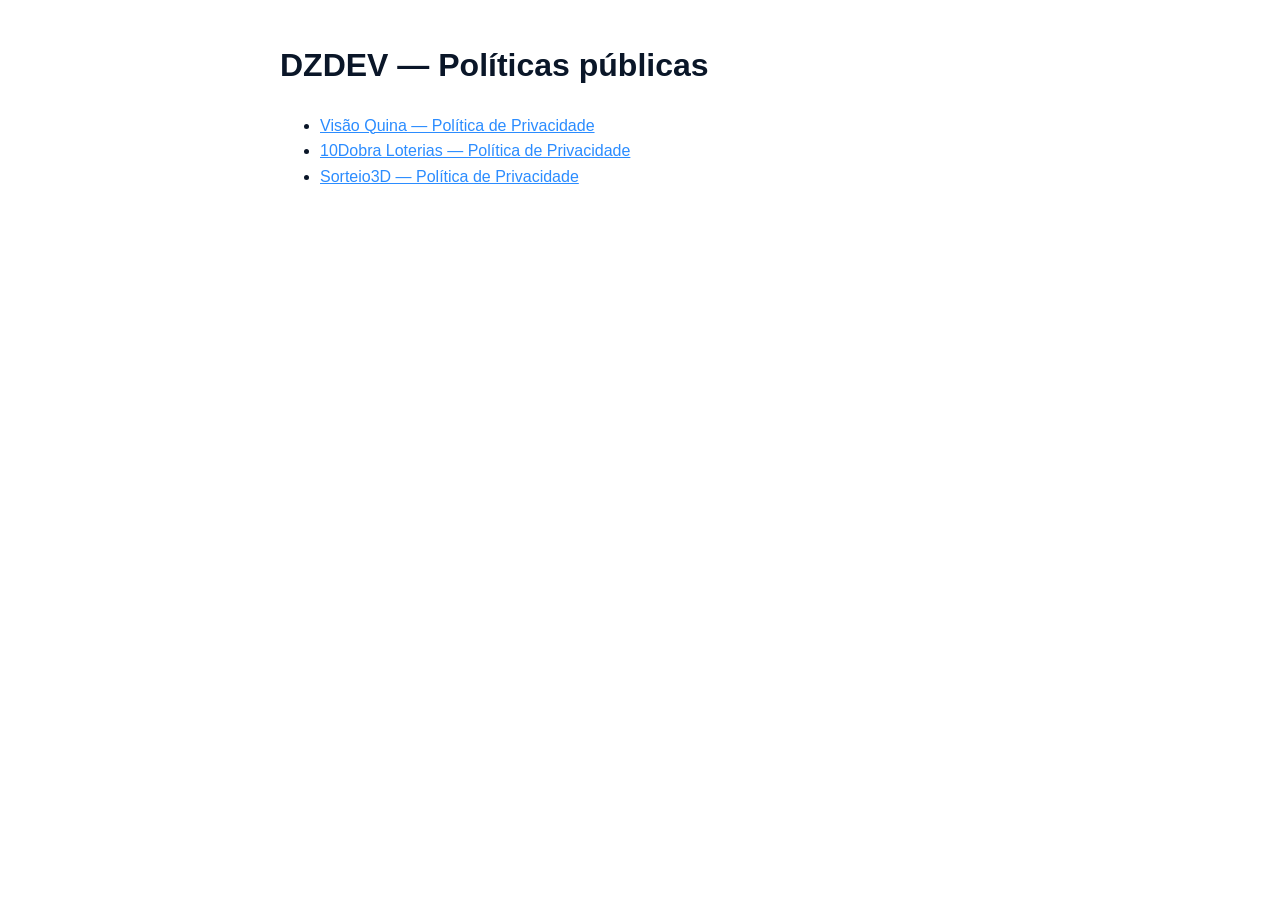
<file: index.html>
<!DOCTYPE html>
<html lang="pt-BR">
<head>
  <meta charset="utf-8">
  <meta name="viewport" content="width=device-width, initial-scale=1">
  <title>DZDEV — Políticas públicas</title>
  <style>
    body {
      font-family: Inter, Segoe UI, Roboto, Helvetica, Arial, sans-serif;
      max-width: 720px;
      margin: 40px auto;
      padding: 0 20px;
      line-height: 1.6;
      color: #0a1628;
    }
    a { color: #2b8cff; }
  </style>
</head>
<body>
  <h1>DZDEV — Políticas públicas</h1>
  <ul>
    <li><a href="visao-quina/privacy-policy.html">Visão Quina — Política de Privacidade</a></li>
    <li><a href="10dobra-loterias/privacy-policy.html">10Dobra Loterias — Política de Privacidade</a></li>
    <li><a href="sorteio3d/privacy-policy.html">Sorteio3D — Política de Privacidade</a></li>
  </ul>
</body>
</html>
</file>
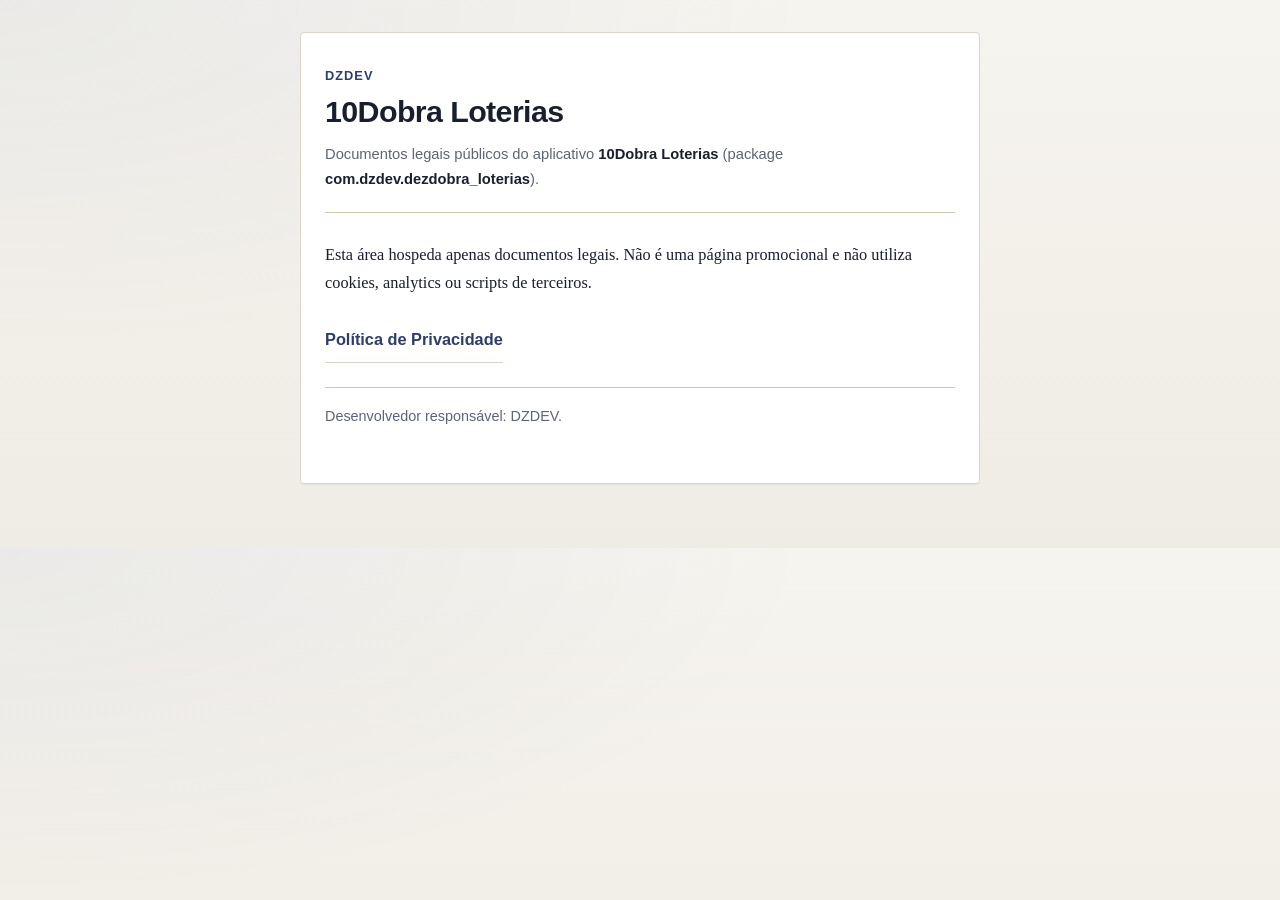
<file: 10dobra-loterias/index.html>
<!DOCTYPE html>
<html lang="pt-BR">
<head>
  <meta charset="utf-8">
  <meta name="viewport" content="width=device-width, initial-scale=1">
  <title>10Dobra Loterias — Documentos legais</title>
  <meta name="description" content="Documentos legais públicos do aplicativo 10Dobra Loterias, desenvolvido pela DZDEV.">
  <link rel="stylesheet" href="styles.css">
</head>
<body>
  <main>
    <article class="page">
      <header>
        <p class="brand">DZDEV</p>
        <h1>10Dobra Loterias</h1>
        <p class="meta">
          Documentos legais públicos do aplicativo
          <strong>10Dobra Loterias</strong>
          (package <strong>com.dzdev.dezdobra_loterias</strong>).
        </p>
      </header>

      <p>
        Esta área hospeda apenas documentos legais. Não é uma página promocional
        e não utiliza cookies, analytics ou scripts de terceiros.
      </p>

      <ul class="hub-list">
        <li>
          <a href="privacy-policy.html">Política de Privacidade</a>
        </li>
      </ul>

      <p class="note">
        Desenvolvedor responsável: DZDEV.
      </p>
    </article>
  </main>
</body>
</html>
</file>
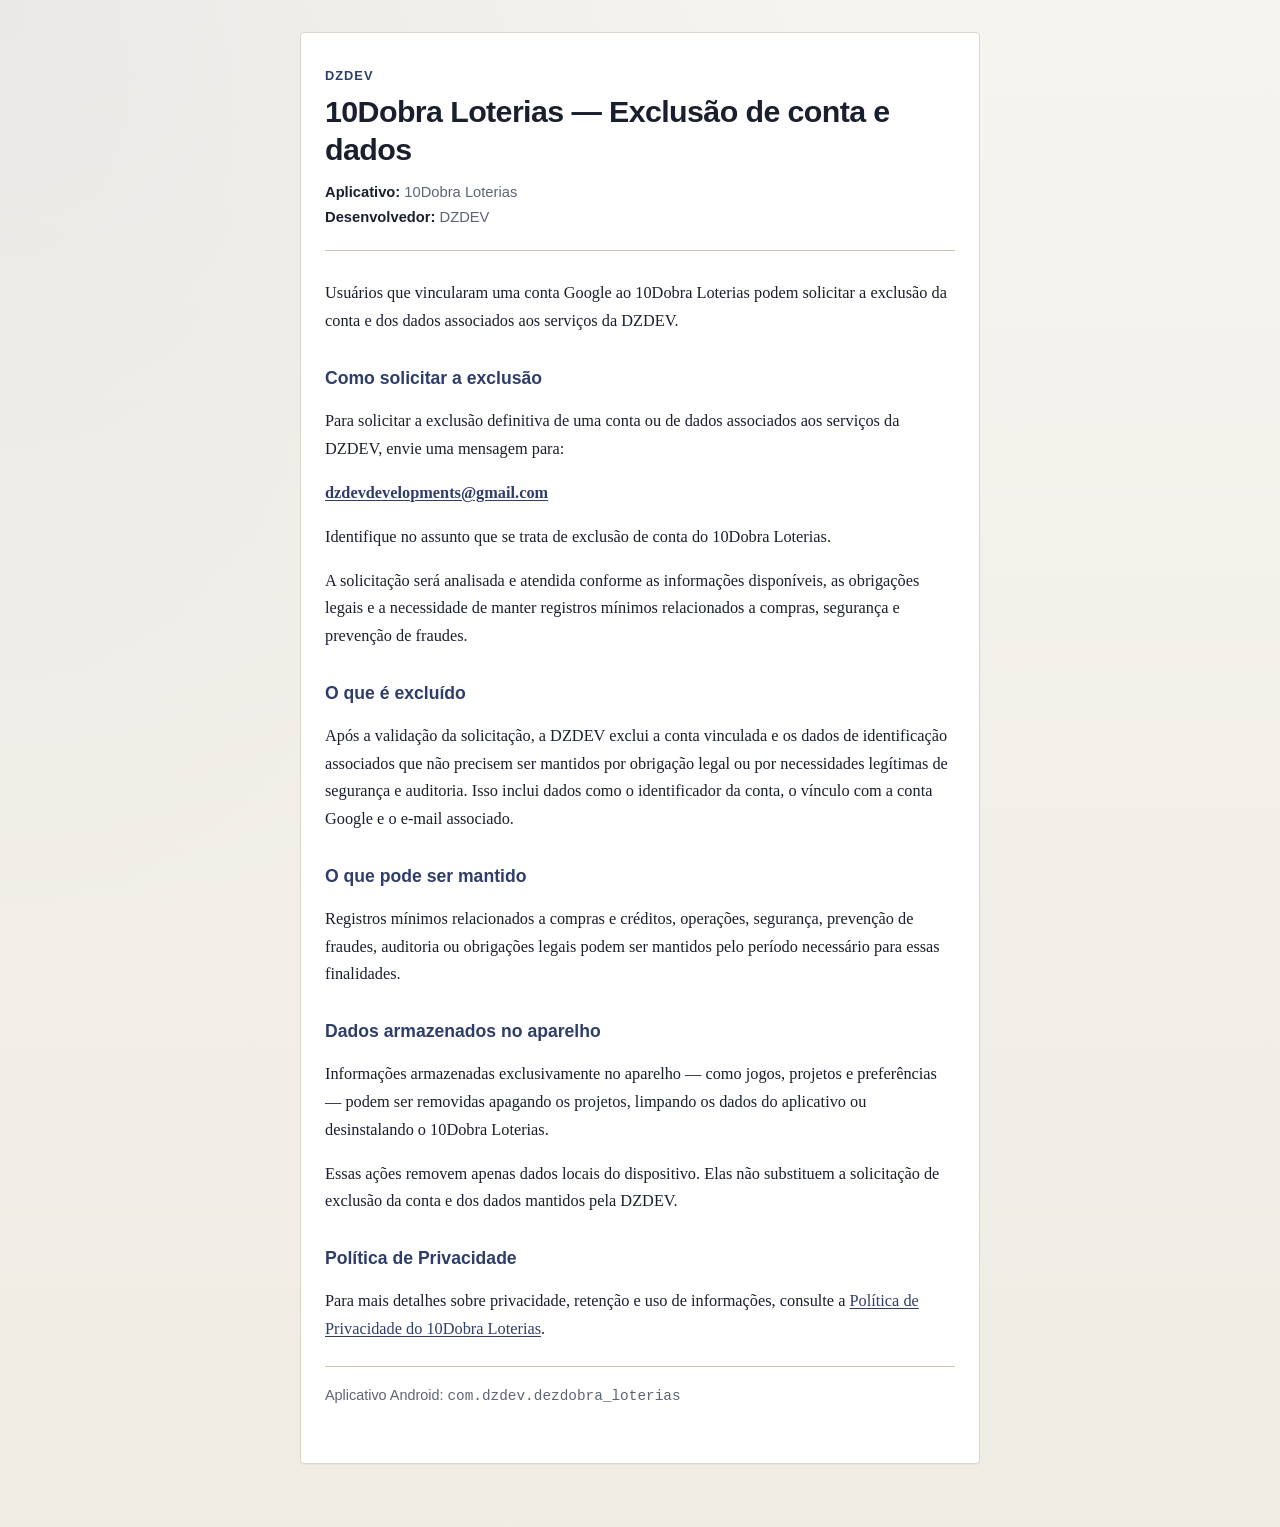
<file: 10dobra-loterias/delete-account.html>
<!DOCTYPE html>
<html lang="pt-BR">
<head>
  <meta charset="utf-8">
  <meta name="viewport" content="width=device-width, initial-scale=1">
  <title>10Dobra Loterias — Exclusão de conta e dados</title>
  <meta name="description" content="Como solicitar a exclusão de conta e dados do aplicativo 10Dobra Loterias, desenvolvido pela DZDEV.">
  <link rel="stylesheet" href="styles.css">
</head>
<body>
  <main>
    <article class="page">
      <header>
        <p class="brand">DZDEV</p>
        <h1>10Dobra Loterias — Exclusão de conta e dados</h1>
        <p class="meta">
          <strong>Aplicativo:</strong> 10Dobra Loterias<br>
          <strong>Desenvolvedor:</strong> DZDEV
        </p>
      </header>

      <p>
        Usuários que vincularam uma conta Google ao 10Dobra Loterias podem
        solicitar a exclusão da conta e dos dados associados aos serviços da
        DZDEV.
      </p>

      <h2>Como solicitar a exclusão</h2>
      <p>
        Para solicitar a exclusão definitiva de uma conta ou de dados associados
        aos serviços da DZDEV, envie uma mensagem para:
      </p>
      <p>
        <a href="mailto:dzdevdevelopments@gmail.com?subject=Exclusao%20de%20conta%20-%2010Dobra%20Loterias"><strong>dzdevdevelopments@gmail.com</strong></a>
      </p>
      <p>
        Identifique no assunto que se trata de exclusão de conta do
        10Dobra Loterias.
      </p>
      <p>
        A solicitação será analisada e atendida conforme as informações
        disponíveis, as obrigações legais e a necessidade de manter registros
        mínimos relacionados a compras, segurança e prevenção de fraudes.
      </p>

      <h2>O que é excluído</h2>
      <p>
        Após a validação da solicitação, a DZDEV exclui a conta vinculada e os
        dados de identificação associados que não precisem ser mantidos por
        obrigação legal ou por necessidades legítimas de segurança e auditoria.
        Isso inclui dados como o identificador da conta, o vínculo com a conta
        Google e o e-mail associado.
      </p>

      <h2>O que pode ser mantido</h2>
      <p>
        Registros mínimos relacionados a compras e créditos, operações,
        segurança, prevenção de fraudes, auditoria ou obrigações legais podem
        ser mantidos pelo período necessário para essas finalidades.
      </p>

      <h2>Dados armazenados no aparelho</h2>
      <p>
        Informações armazenadas exclusivamente no aparelho — como jogos,
        projetos e preferências — podem ser removidas apagando os projetos,
        limpando os dados do aplicativo ou desinstalando o 10Dobra Loterias.
      </p>
      <p>
        Essas ações removem apenas dados locais do dispositivo. Elas não
        substituem a solicitação de exclusão da conta e dos dados mantidos pela
        DZDEV.
      </p>

      <h2>Política de Privacidade</h2>
      <p>
        Para mais detalhes sobre privacidade, retenção e uso de informações,
        consulte a
        <a href="privacy-policy.html">Política de Privacidade do 10Dobra Loterias</a>.
      </p>

      <p class="note">
        Aplicativo Android: <code>com.dzdev.dezdobra_loterias</code>
      </p>
    </article>
  </main>
</body>
</html>
</file>
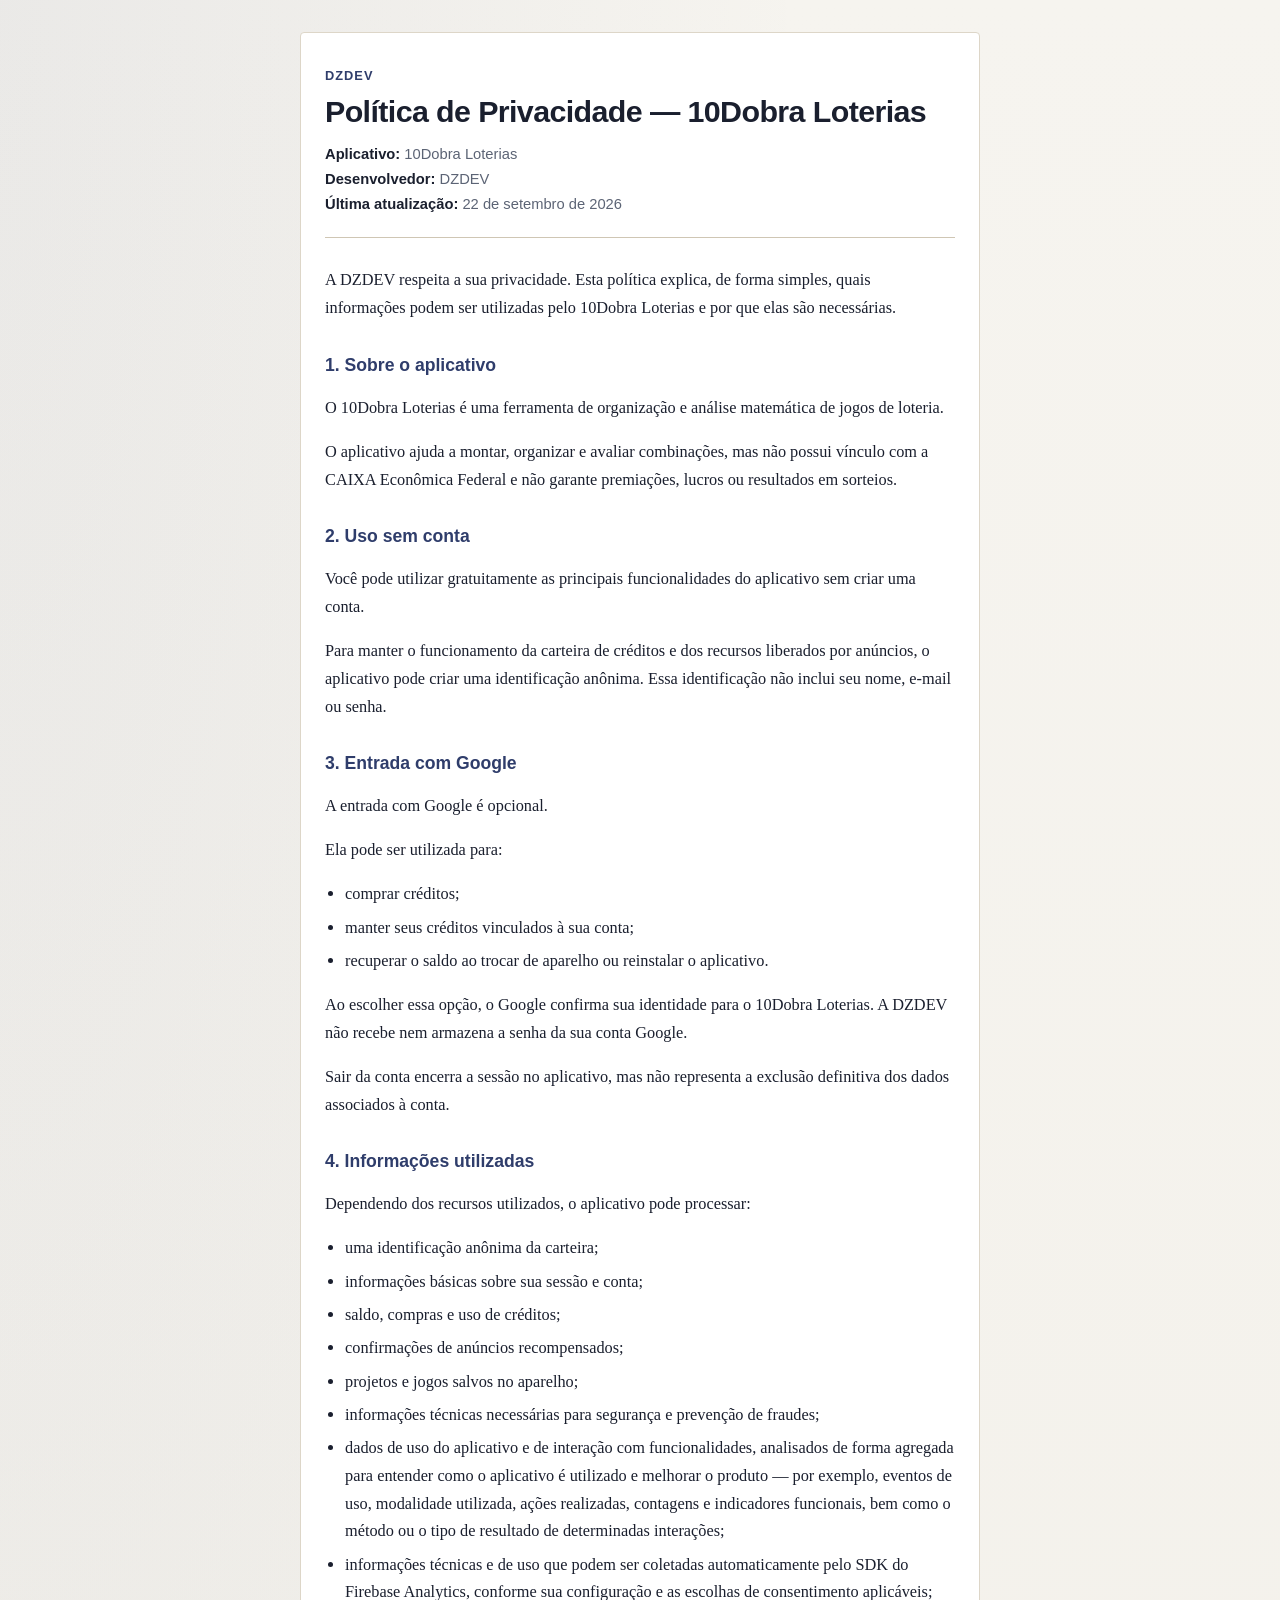
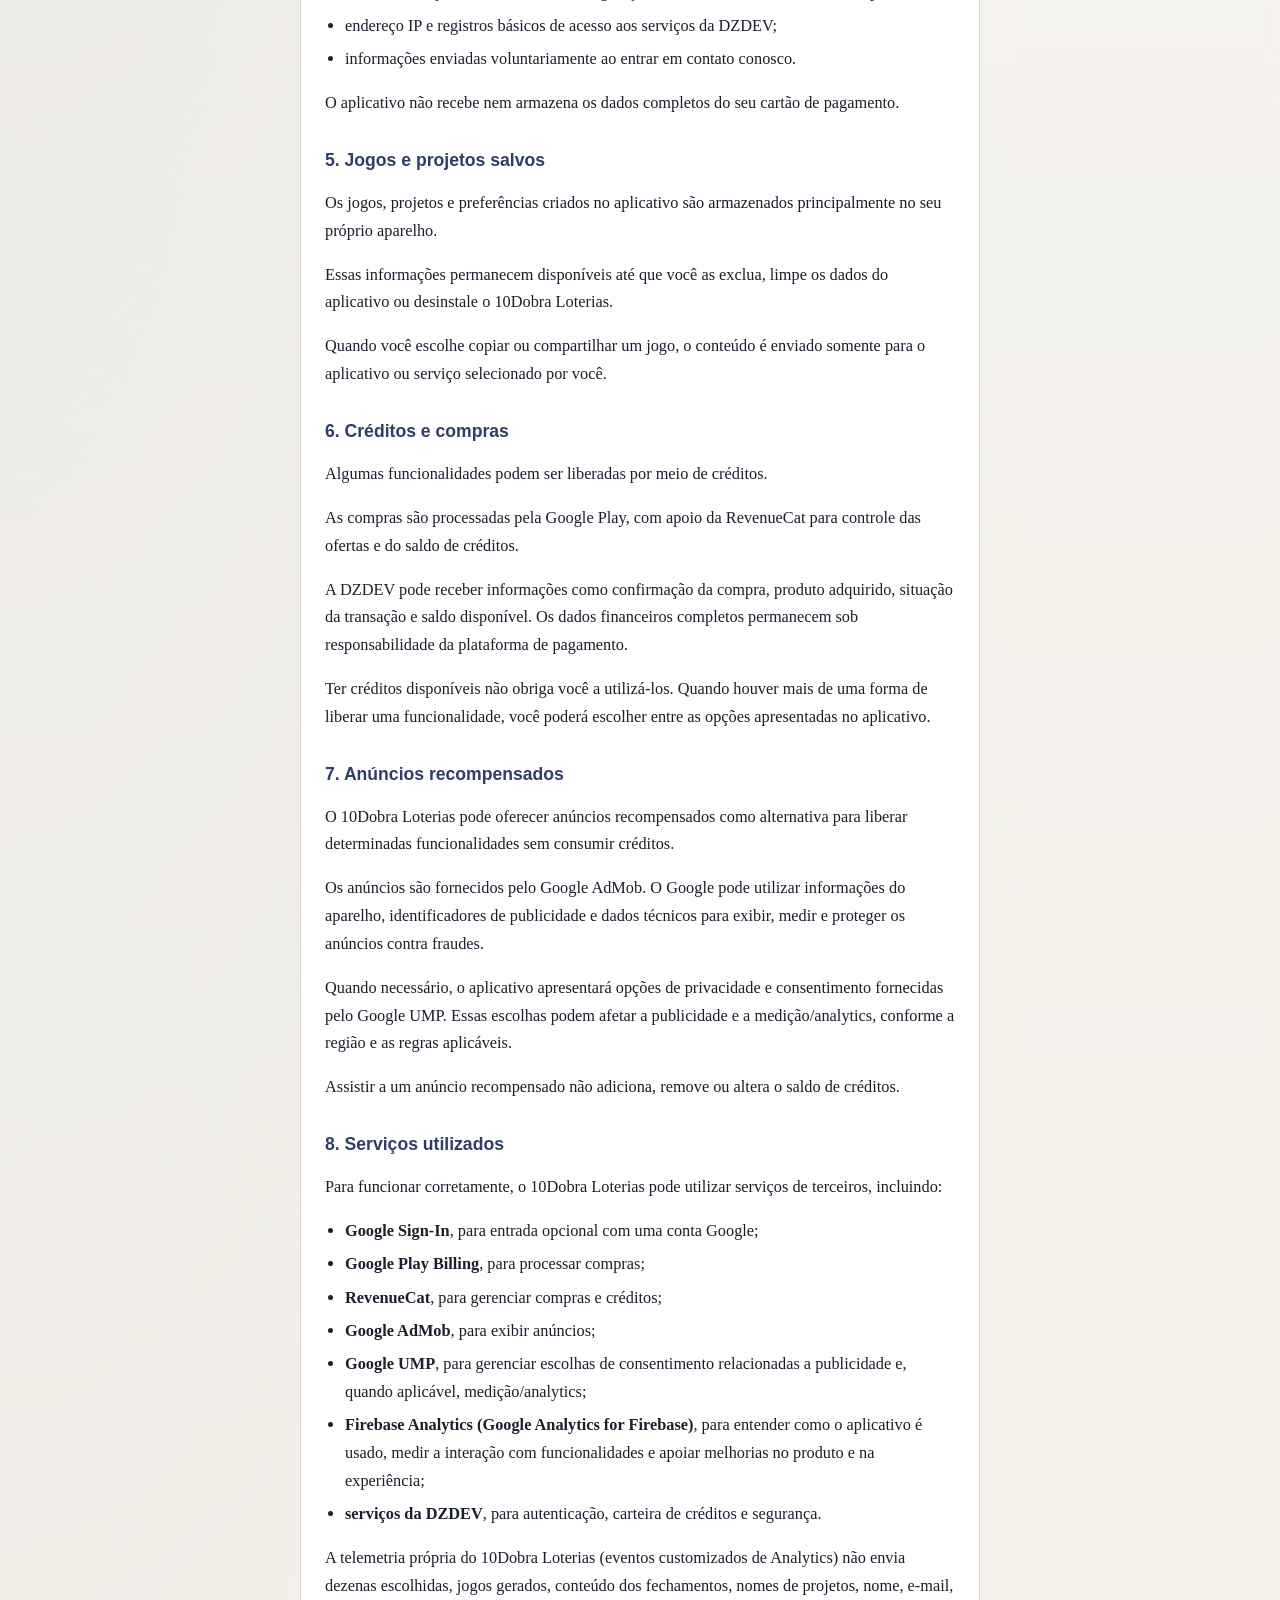
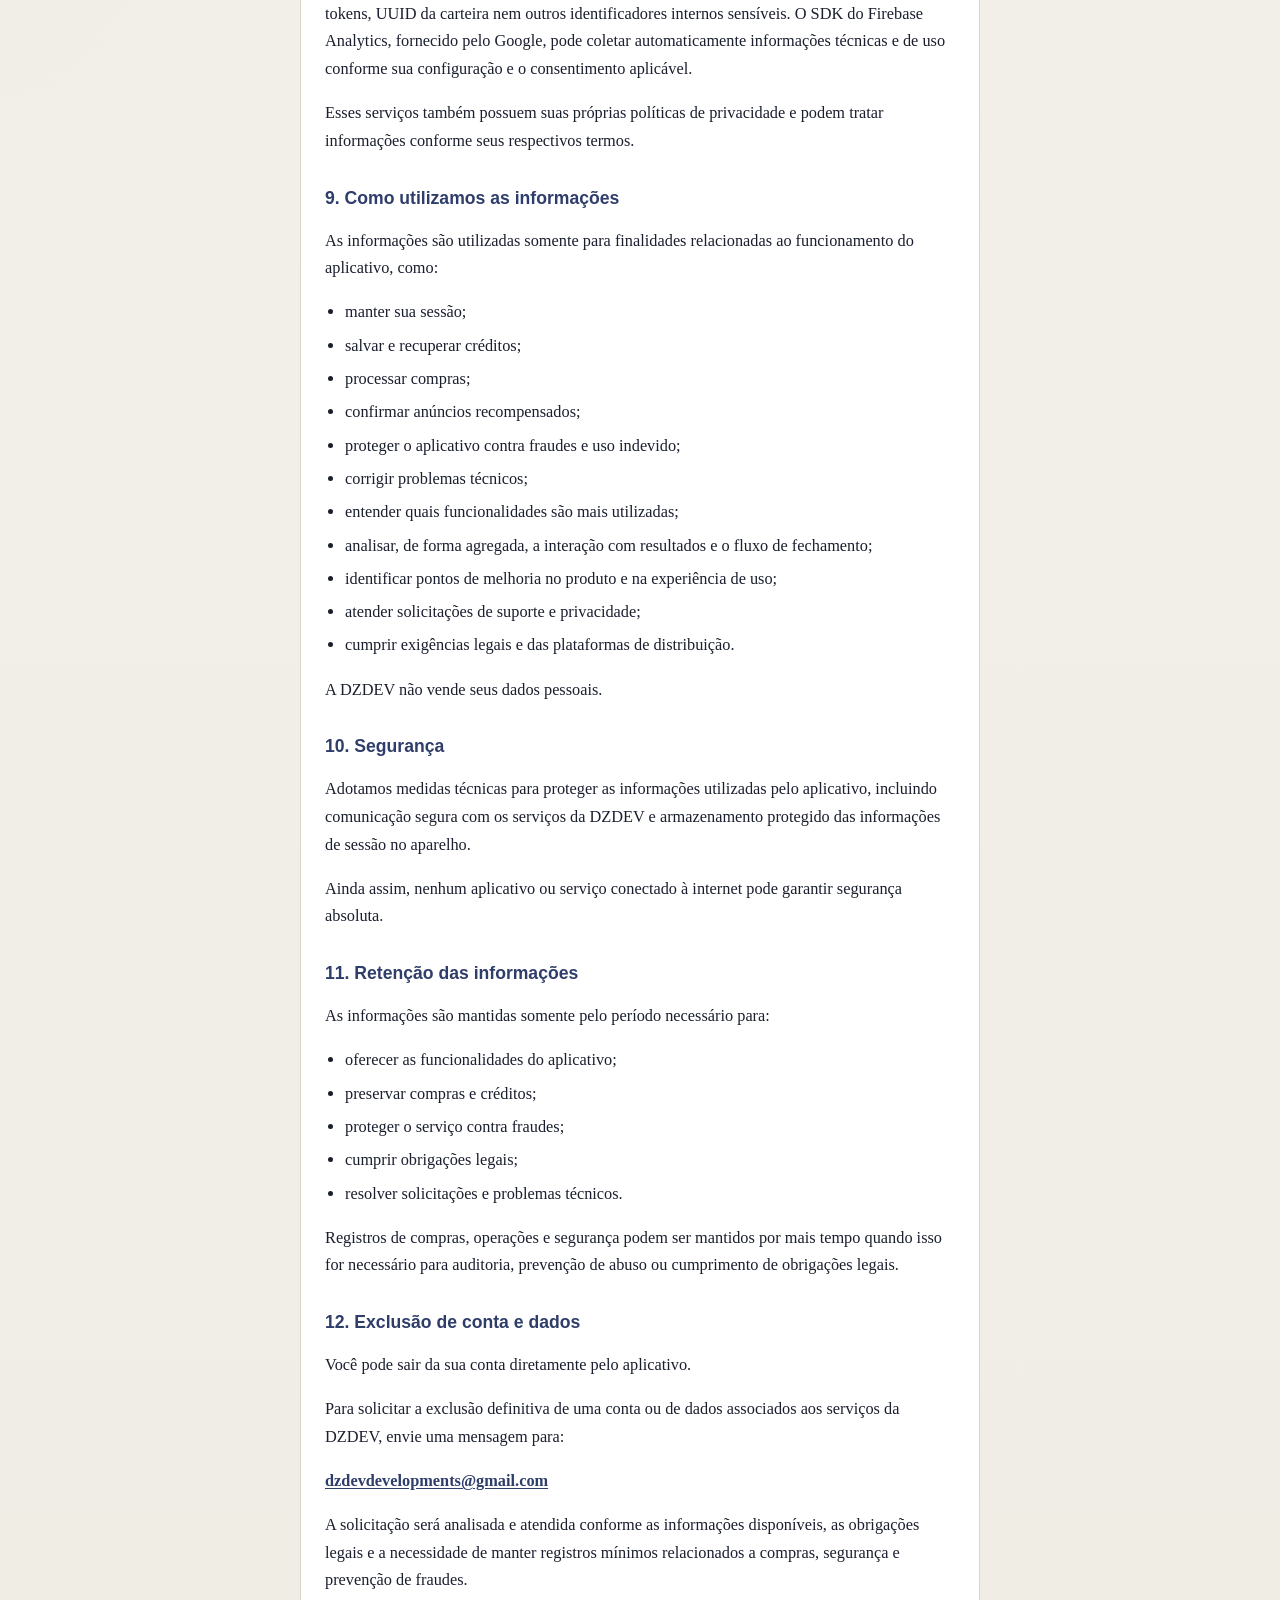
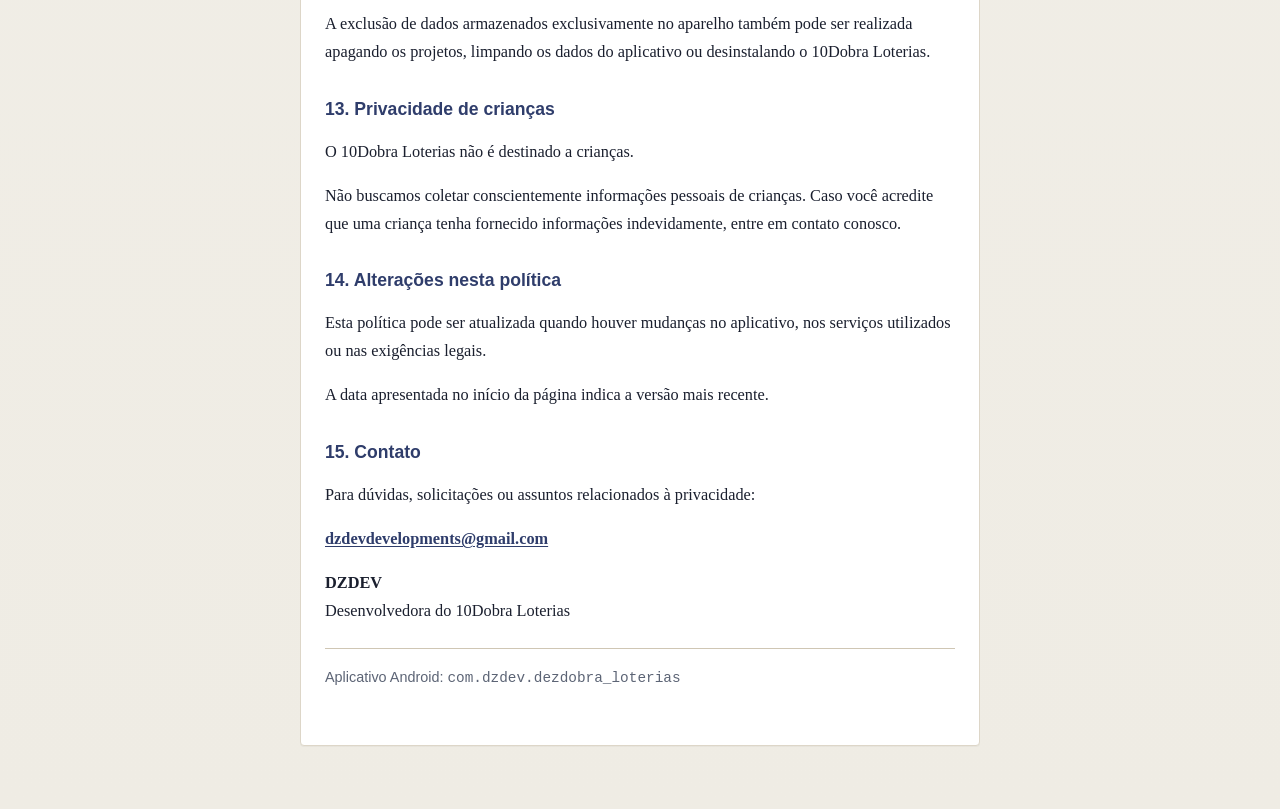
<file: 10dobra-loterias/privacy-policy.html>
<!DOCTYPE html>
<html lang="pt-BR">
<head>
  <meta charset="utf-8">
  <meta name="viewport" content="width=device-width, initial-scale=1">
  <title>Política de Privacidade — 10Dobra Loterias</title>
  <meta name="description" content="Política de Privacidade do aplicativo 10Dobra Loterias, desenvolvido pela DZDEV.">
  <link rel="stylesheet" href="styles.css">
</head>
<body>
  <main>
    <article class="page">
      <header>
        <p class="brand">DZDEV</p>
        <h1>Política de Privacidade — 10Dobra Loterias</h1>
        <p class="meta">
          <strong>Aplicativo:</strong> 10Dobra Loterias<br>
          <strong>Desenvolvedor:</strong> DZDEV<br>
          <strong>Última atualização:</strong> 22 de setembro de 2026
        </p>
      </header>

      <p>
        A DZDEV respeita a sua privacidade. Esta política explica, de forma
        simples, quais informações podem ser utilizadas pelo 10Dobra Loterias e
        por que elas são necessárias.
      </p>

      <h2>1. Sobre o aplicativo</h2>
      <p>
        O 10Dobra Loterias é uma ferramenta de organização e análise matemática
        de jogos de loteria.
      </p>
      <p>
        O aplicativo ajuda a montar, organizar e avaliar combinações, mas não
        possui vínculo com a CAIXA Econômica Federal e não garante premiações,
        lucros ou resultados em sorteios.
      </p>

      <h2>2. Uso sem conta</h2>
      <p>
        Você pode utilizar gratuitamente as principais funcionalidades do
        aplicativo sem criar uma conta.
      </p>
      <p>
        Para manter o funcionamento da carteira de créditos e dos recursos
        liberados por anúncios, o aplicativo pode criar uma identificação
        anônima. Essa identificação não inclui seu nome, e-mail ou senha.
      </p>

      <h2>3. Entrada com Google</h2>
      <p>A entrada com Google é opcional.</p>
      <p>Ela pode ser utilizada para:</p>
      <ul>
        <li>comprar créditos;</li>
        <li>manter seus créditos vinculados à sua conta;</li>
        <li>
          recuperar o saldo ao trocar de aparelho ou reinstalar o aplicativo.
        </li>
      </ul>
      <p>
        Ao escolher essa opção, o Google confirma sua identidade para o
        10Dobra Loterias. A DZDEV não recebe nem armazena a senha da sua conta
        Google.
      </p>
      <p>
        Sair da conta encerra a sessão no aplicativo, mas não representa a
        exclusão definitiva dos dados associados à conta.
      </p>

      <h2>4. Informações utilizadas</h2>
      <p>
        Dependendo dos recursos utilizados, o aplicativo pode processar:
      </p>
      <ul>
        <li>uma identificação anônima da carteira;</li>
        <li>informações básicas sobre sua sessão e conta;</li>
        <li>saldo, compras e uso de créditos;</li>
        <li>confirmações de anúncios recompensados;</li>
        <li>projetos e jogos salvos no aparelho;</li>
        <li>
          informações técnicas necessárias para segurança e prevenção de
          fraudes;
        </li>
        <li>
          dados de uso do aplicativo e de interação com funcionalidades,
          analisados de forma agregada para entender como o aplicativo é
          utilizado e melhorar o produto — por exemplo, eventos de uso,
          modalidade utilizada, ações realizadas, contagens e indicadores
          funcionais, bem como o método ou o tipo de resultado de determinadas
          interações;
        </li>
        <li>
          informações técnicas e de uso que podem ser coletadas
          automaticamente pelo SDK do Firebase Analytics, conforme sua
          configuração e as escolhas de consentimento aplicáveis;
        </li>
        <li>
          endereço IP e registros básicos de acesso aos serviços da DZDEV;
        </li>
        <li>
          informações enviadas voluntariamente ao entrar em contato conosco.
        </li>
      </ul>
      <p>
        O aplicativo não recebe nem armazena os dados completos do seu cartão
        de pagamento.
      </p>

      <h2>5. Jogos e projetos salvos</h2>
      <p>
        Os jogos, projetos e preferências criados no aplicativo são armazenados
        principalmente no seu próprio aparelho.
      </p>
      <p>
        Essas informações permanecem disponíveis até que você as exclua, limpe
        os dados do aplicativo ou desinstale o 10Dobra Loterias.
      </p>
      <p>
        Quando você escolhe copiar ou compartilhar um jogo, o conteúdo é
        enviado somente para o aplicativo ou serviço selecionado por você.
      </p>

      <h2>6. Créditos e compras</h2>
      <p>
        Algumas funcionalidades podem ser liberadas por meio de créditos.
      </p>
      <p>
        As compras são processadas pela Google Play, com apoio da RevenueCat
        para controle das ofertas e do saldo de créditos.
      </p>
      <p>
        A DZDEV pode receber informações como confirmação da compra, produto
        adquirido, situação da transação e saldo disponível. Os dados financeiros
        completos permanecem sob responsabilidade da plataforma de pagamento.
      </p>
      <p>
        Ter créditos disponíveis não obriga você a utilizá-los. Quando houver
        mais de uma forma de liberar uma funcionalidade, você poderá escolher
        entre as opções apresentadas no aplicativo.
      </p>

      <h2>7. Anúncios recompensados</h2>
      <p>
        O 10Dobra Loterias pode oferecer anúncios recompensados como alternativa
        para liberar determinadas funcionalidades sem consumir créditos.
      </p>
      <p>
        Os anúncios são fornecidos pelo Google AdMob. O Google pode utilizar
        informações do aparelho, identificadores de publicidade e dados técnicos
        para exibir, medir e proteger os anúncios contra fraudes.
      </p>
      <p>
        Quando necessário, o aplicativo apresentará opções de privacidade e
        consentimento fornecidas pelo Google UMP. Essas escolhas podem afetar
        a publicidade e a medição/analytics, conforme a região e as regras
        aplicáveis.
      </p>
      <p>
        Assistir a um anúncio recompensado não adiciona, remove ou altera o
        saldo de créditos.
      </p>

      <h2>8. Serviços utilizados</h2>
      <p>
        Para funcionar corretamente, o 10Dobra Loterias pode utilizar serviços
        de terceiros, incluindo:
      </p>
      <ul>
        <li>
          <strong>Google Sign-In</strong>, para entrada opcional com uma conta
          Google;
        </li>
        <li><strong>Google Play Billing</strong>, para processar compras;</li>
        <li>
          <strong>RevenueCat</strong>, para gerenciar compras e créditos;
        </li>
        <li><strong>Google AdMob</strong>, para exibir anúncios;</li>
        <li>
          <strong>Google UMP</strong>, para gerenciar escolhas de consentimento
          relacionadas a publicidade e, quando aplicável, medição/analytics;
        </li>
        <li>
          <strong>Firebase Analytics (Google Analytics for Firebase)</strong>,
          para entender como o aplicativo é usado, medir a interação com
          funcionalidades e apoiar melhorias no produto e na experiência;
        </li>
        <li>
          <strong>serviços da DZDEV</strong>, para autenticação, carteira de
          créditos e segurança.
        </li>
      </ul>
      <p>
        A telemetria própria do 10Dobra Loterias (eventos customizados de
        Analytics) não envia dezenas escolhidas, jogos gerados, conteúdo dos
        fechamentos, nomes de projetos, nome, e-mail, tokens, UUID da carteira
        nem outros identificadores internos sensíveis. O SDK do Firebase
        Analytics, fornecido pelo Google, pode coletar automaticamente
        informações técnicas e de uso conforme sua configuração e o
        consentimento aplicável.
      </p>
      <p>
        Esses serviços também possuem suas próprias políticas de privacidade e
        podem tratar informações conforme seus respectivos termos.
      </p>

      <h2>9. Como utilizamos as informações</h2>
      <p>
        As informações são utilizadas somente para finalidades relacionadas ao
        funcionamento do aplicativo, como:
      </p>
      <ul>
        <li>manter sua sessão;</li>
        <li>salvar e recuperar créditos;</li>
        <li>processar compras;</li>
        <li>confirmar anúncios recompensados;</li>
        <li>proteger o aplicativo contra fraudes e uso indevido;</li>
        <li>corrigir problemas técnicos;</li>
        <li>entender quais funcionalidades são mais utilizadas;</li>
        <li>
          analisar, de forma agregada, a interação com resultados e o fluxo de
          fechamento;
        </li>
        <li>
          identificar pontos de melhoria no produto e na experiência de uso;
        </li>
        <li>atender solicitações de suporte e privacidade;</li>
        <li>
          cumprir exigências legais e das plataformas de distribuição.
        </li>
      </ul>
      <p>A DZDEV não vende seus dados pessoais.</p>

      <h2>10. Segurança</h2>
      <p>
        Adotamos medidas técnicas para proteger as informações utilizadas pelo
        aplicativo, incluindo comunicação segura com os serviços da DZDEV e
        armazenamento protegido das informações de sessão no aparelho.
      </p>
      <p>
        Ainda assim, nenhum aplicativo ou serviço conectado à internet pode
        garantir segurança absoluta.
      </p>

      <h2>11. Retenção das informações</h2>
      <p>
        As informações são mantidas somente pelo período necessário para:
      </p>
      <ul>
        <li>oferecer as funcionalidades do aplicativo;</li>
        <li>preservar compras e créditos;</li>
        <li>proteger o serviço contra fraudes;</li>
        <li>cumprir obrigações legais;</li>
        <li>resolver solicitações e problemas técnicos.</li>
      </ul>
      <p>
        Registros de compras, operações e segurança podem ser mantidos por mais
        tempo quando isso for necessário para auditoria, prevenção de abuso ou
        cumprimento de obrigações legais.
      </p>

      <h2>12. Exclusão de conta e dados</h2>
      <p>Você pode sair da sua conta diretamente pelo aplicativo.</p>
      <p>
        Para solicitar a exclusão definitiva de uma conta ou de dados associados
        aos serviços da DZDEV, envie uma mensagem para:
      </p>
      <p>
        <a href="mailto:dzdevdevelopments@gmail.com?subject=Exclusao%20de%20conta%20-%2010Dobra%20Loterias"><strong>dzdevdevelopments@gmail.com</strong></a>
      </p>
      <p>
        A solicitação será analisada e atendida conforme as informações
        disponíveis, as obrigações legais e a necessidade de manter registros
        mínimos relacionados a compras, segurança e prevenção de fraudes.
      </p>
      <p>
        A exclusão de dados armazenados exclusivamente no aparelho também pode
        ser realizada apagando os projetos, limpando os dados do aplicativo ou
        desinstalando o 10Dobra Loterias.
      </p>

      <h2>13. Privacidade de crianças</h2>
      <p>O 10Dobra Loterias não é destinado a crianças.</p>
      <p>
        Não buscamos coletar conscientemente informações pessoais de crianças.
        Caso você acredite que uma criança tenha fornecido informações
        indevidamente, entre em contato conosco.
      </p>

      <h2>14. Alterações nesta política</h2>
      <p>
        Esta política pode ser atualizada quando houver mudanças no aplicativo,
        nos serviços utilizados ou nas exigências legais.
      </p>
      <p>
        A data apresentada no início da página indica a versão mais recente.
      </p>

      <h2>15. Contato</h2>
      <p>
        Para dúvidas, solicitações ou assuntos relacionados à privacidade:
      </p>
      <p>
        <a href="mailto:dzdevdevelopments@gmail.com?subject=Privacidade%20-%2010Dobra%20Loterias"><strong>dzdevdevelopments@gmail.com</strong></a>
      </p>
      <p>
        <strong>DZDEV</strong><br>
        Desenvolvedora do 10Dobra Loterias
      </p>

      <p class="note">
        Aplicativo Android: <code>com.dzdev.dezdobra_loterias</code>
      </p>
    </article>
  </main>
</body>
</html>
</file>
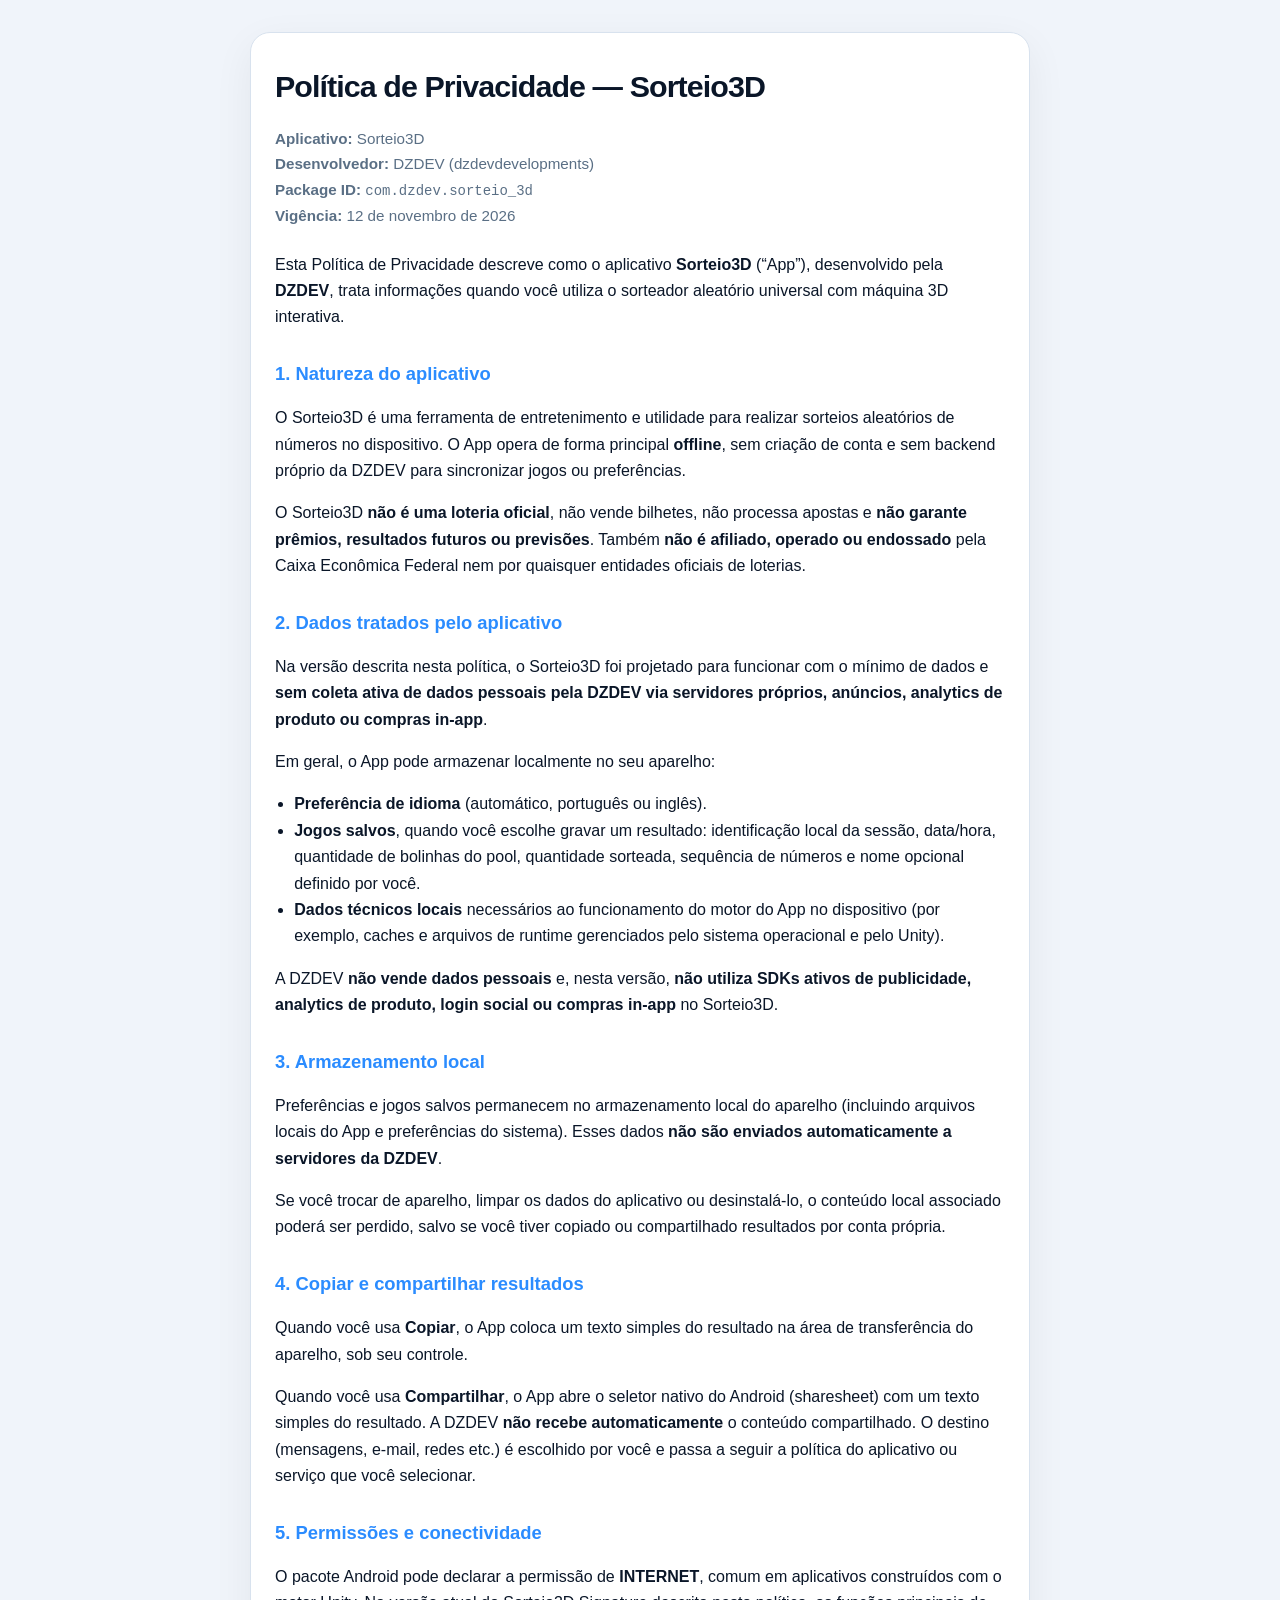
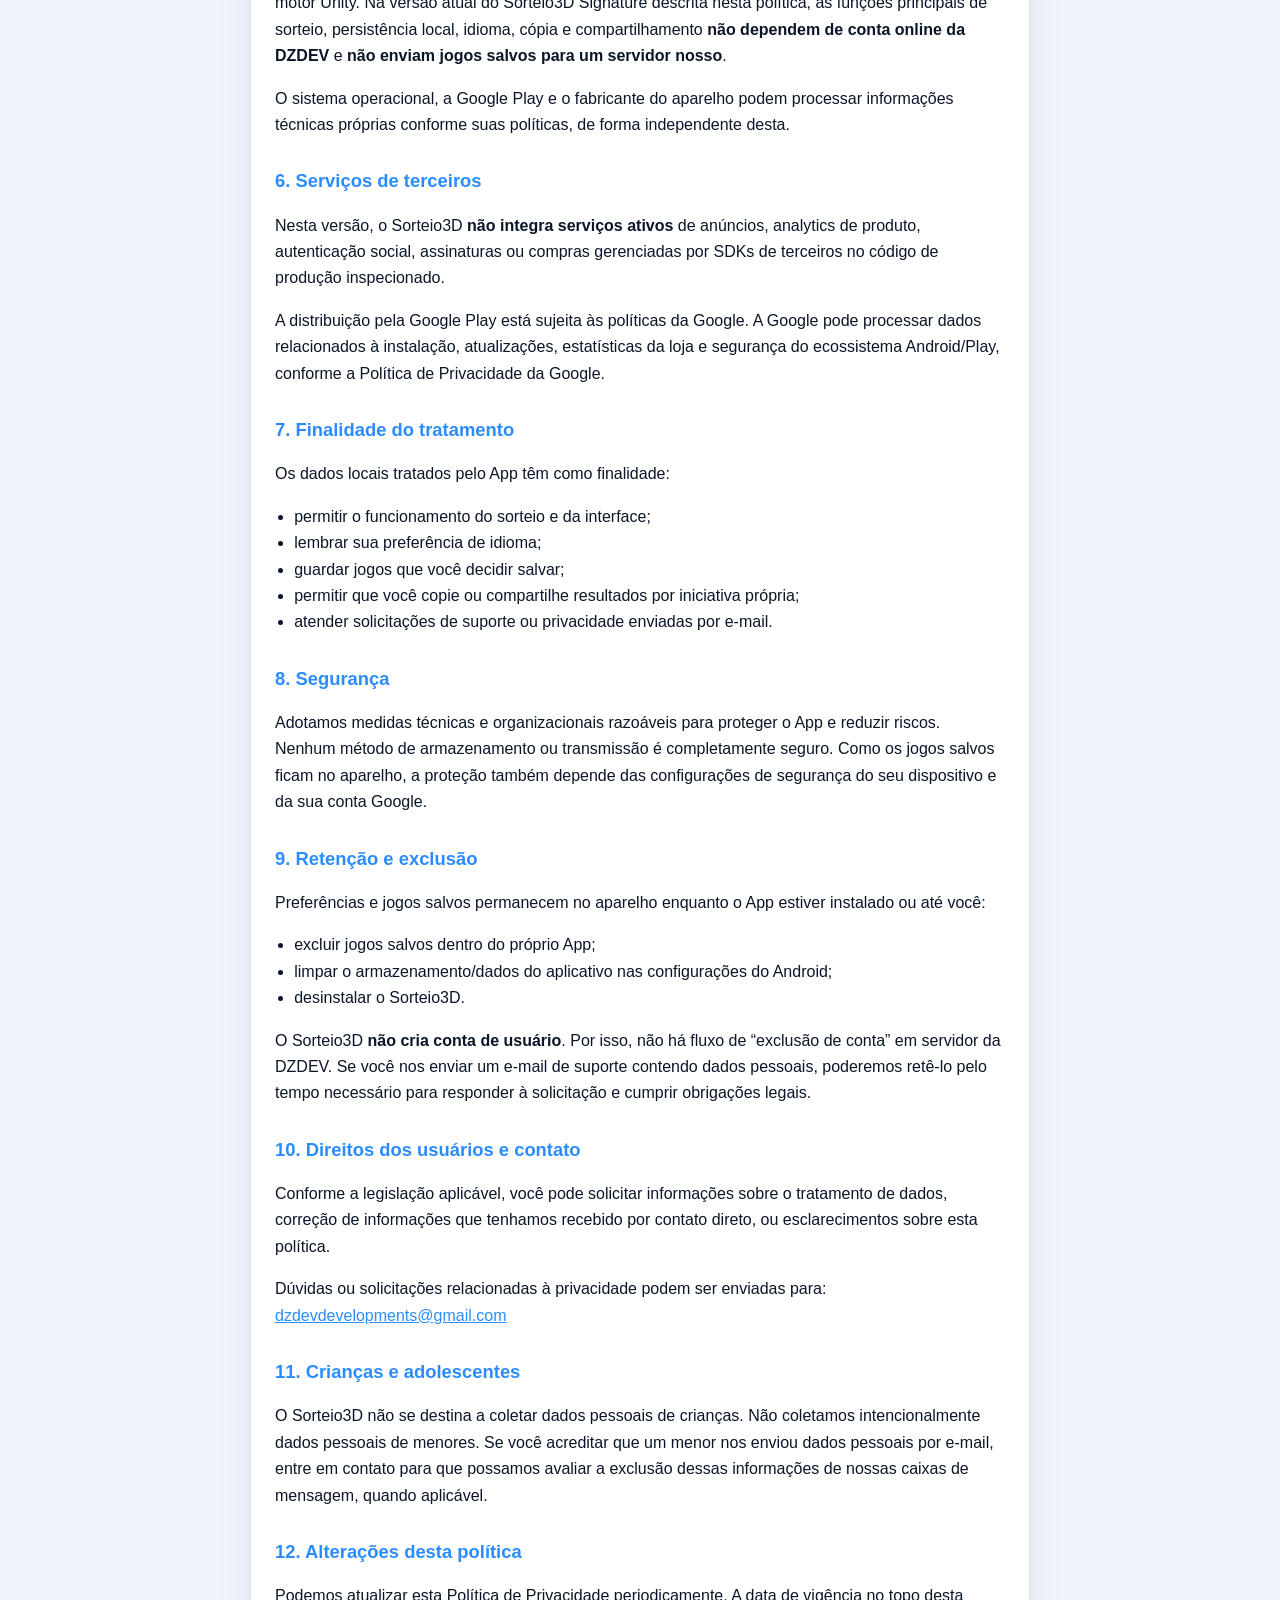
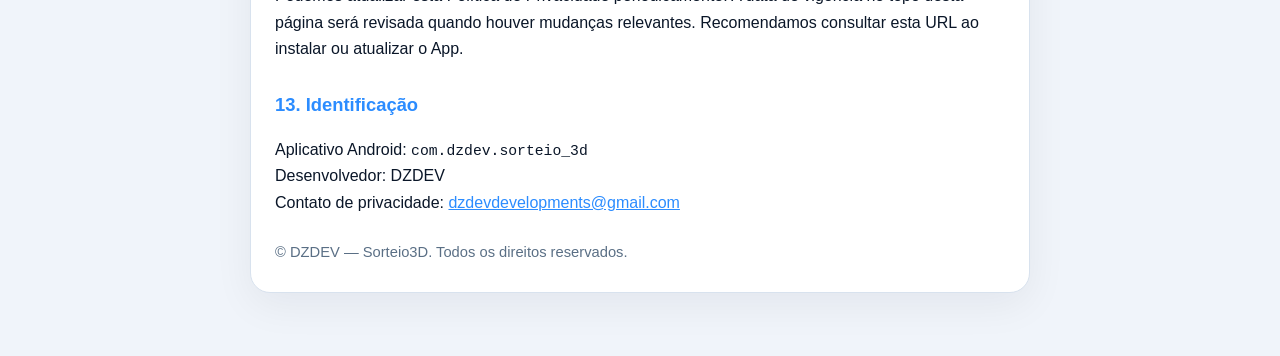
<file: sorteio3d/privacy-policy.html>
<!DOCTYPE html>
<html lang="pt-BR">
<head>
  <meta charset="utf-8">
  <meta name="viewport" content="width=device-width, initial-scale=1">
  <title>Política de Privacidade — Sorteio3D</title>
  <meta name="description" content="Política de Privacidade do aplicativo Sorteio3D, desenvolvido pela DZDEV.">
  <style>
    :root {
      color-scheme: light dark;
      --bg: #f0f4fa;
      --card: #ffffff;
      --text: #0a1628;
      --muted: #5a6f85;
      --accent: #2b8cff;
      --border: #d8e2ee;
    }
    @media (prefers-color-scheme: dark) {
      :root {
        --bg: #071527;
        --card: #0e2a46;
        --text: #f5f8ff;
        --muted: #b8c7da;
        --border: rgba(255, 255, 255, 0.12);
      }
    }
    * { box-sizing: border-box; }
    body {
      margin: 0;
      font-family: Inter, Segoe UI, Roboto, Helvetica, Arial, sans-serif;
      background: var(--bg);
      color: var(--text);
      line-height: 1.65;
    }
    main {
      max-width: 820px;
      margin: 0 auto;
      padding: 32px 20px 64px;
    }
    .card {
      background: var(--card);
      border: 1px solid var(--border);
      border-radius: 20px;
      padding: 28px 24px;
      box-shadow: 0 12px 40px rgba(10, 22, 40, 0.06);
    }
    h1 {
      margin: 0 0 8px;
      font-size: 1.9rem;
      letter-spacing: -0.03em;
    }
    .meta {
      color: var(--muted);
      font-size: 0.95rem;
      margin-bottom: 24px;
    }
    h2 {
      margin: 28px 0 10px;
      font-size: 1.15rem;
      color: var(--accent);
    }
    p, li { color: var(--text); }
    ul { padding-left: 1.2rem; }
    a { color: var(--accent); }
    code {
      font-family: ui-monospace, SFMono-Regular, Menlo, Consolas, monospace;
      font-size: 0.92em;
    }
    footer {
      margin-top: 24px;
      color: var(--muted);
      font-size: 0.92rem;
    }
  </style>
</head>
<body>
  <main>
    <article class="card">
      <h1>Política de Privacidade — Sorteio3D</h1>
      <p class="meta">
        <strong>Aplicativo:</strong> Sorteio3D<br>
        <strong>Desenvolvedor:</strong> DZDEV (dzdevdevelopments)<br>
        <strong>Package ID:</strong> <code>com.dzdev.sorteio_3d</code><br>
        <strong>Vigência:</strong> 12 de novembro de 2026
      </p>

      <p>
        Esta Política de Privacidade descreve como o aplicativo <strong>Sorteio3D</strong>
        (“App”), desenvolvido pela <strong>DZDEV</strong>, trata informações quando você
        utiliza o sorteador aleatório universal com máquina 3D interativa.
      </p>

      <h2>1. Natureza do aplicativo</h2>
      <p>
        O Sorteio3D é uma ferramenta de entretenimento e utilidade para realizar
        sorteios aleatórios de números no dispositivo. O App opera de forma
        principal <strong>offline</strong>, sem criação de conta e sem backend próprio
        da DZDEV para sincronizar jogos ou preferências.
      </p>
      <p>
        O Sorteio3D <strong>não é uma loteria oficial</strong>, não vende bilhetes,
        não processa apostas e <strong>não garante prêmios, resultados futuros ou
        previsões</strong>. Também <strong>não é afiliado, operado ou endossado</strong>
        pela Caixa Econômica Federal nem por quaisquer entidades oficiais de loterias.
      </p>

      <h2>2. Dados tratados pelo aplicativo</h2>
      <p>
        Na versão descrita nesta política, o Sorteio3D foi projetado para funcionar
        com o mínimo de dados e <strong>sem coleta ativa de dados pessoais pela DZDEV
        via servidores próprios, anúncios, analytics de produto ou compras in-app</strong>.
      </p>
      <p>Em geral, o App pode armazenar localmente no seu aparelho:</p>
      <ul>
        <li>
          <strong>Preferência de idioma</strong> (automático, português ou inglês).
        </li>
        <li>
          <strong>Jogos salvos</strong>, quando você escolhe gravar um resultado:
          identificação local da sessão, data/hora, quantidade de bolinhas do pool,
          quantidade sorteada, sequência de números e nome opcional definido por você.
        </li>
        <li>
          <strong>Dados técnicos locais</strong> necessários ao funcionamento do
          motor do App no dispositivo (por exemplo, caches e arquivos de runtime
          gerenciados pelo sistema operacional e pelo Unity).
        </li>
      </ul>
      <p>
        A DZDEV <strong>não vende dados pessoais</strong> e, nesta versão, <strong>não
        utiliza SDKs ativos de publicidade, analytics de produto, login social ou
        compras in-app</strong> no Sorteio3D.
      </p>

      <h2>3. Armazenamento local</h2>
      <p>
        Preferências e jogos salvos permanecem no armazenamento local do aparelho
        (incluindo arquivos locais do App e preferências do sistema). Esses dados
        <strong>não são enviados automaticamente a servidores da DZDEV</strong>.
      </p>
      <p>
        Se você trocar de aparelho, limpar os dados do aplicativo ou desinstalá-lo,
        o conteúdo local associado poderá ser perdido, salvo se você tiver
        copiado ou compartilhado resultados por conta própria.
      </p>

      <h2>4. Copiar e compartilhar resultados</h2>
      <p>
        Quando você usa <strong>Copiar</strong>, o App coloca um texto simples do
        resultado na área de transferência do aparelho, sob seu controle.
      </p>
      <p>
        Quando você usa <strong>Compartilhar</strong>, o App abre o seletor nativo
        do Android (sharesheet) com um texto simples do resultado. A DZDEV
        <strong>não recebe automaticamente</strong> o conteúdo compartilhado. O
        destino (mensagens, e-mail, redes etc.) é escolhido por você e passa a
        seguir a política do aplicativo ou serviço que você selecionar.
      </p>

      <h2>5. Permissões e conectividade</h2>
      <p>
        O pacote Android pode declarar a permissão de <strong>INTERNET</strong>,
        comum em aplicativos construídos com o motor Unity. Na versão atual do
        Sorteio3D Signature descrita nesta política, as funções principais de
        sorteio, persistência local, idioma, cópia e compartilhamento
        <strong>não dependem de conta online da DZDEV</strong> e
        <strong>não enviam jogos salvos para um servidor nosso</strong>.
      </p>
      <p>
        O sistema operacional, a Google Play e o fabricante do aparelho podem
        processar informações técnicas próprias conforme suas políticas, de
        forma independente desta.
      </p>

      <h2>6. Serviços de terceiros</h2>
      <p>
        Nesta versão, o Sorteio3D <strong>não integra serviços ativos</strong> de
        anúncios, analytics de produto, autenticação social, assinaturas ou
        compras gerenciadas por SDKs de terceiros no código de produção
        inspecionado.
      </p>
      <p>
        A distribuição pela Google Play está sujeita às políticas da Google. A
        Google pode processar dados relacionados à instalação, atualizações,
        estatísticas da loja e segurança do ecossistema Android/Play, conforme a
        Política de Privacidade da Google.
      </p>

      <h2>7. Finalidade do tratamento</h2>
      <p>Os dados locais tratados pelo App têm como finalidade:</p>
      <ul>
        <li>permitir o funcionamento do sorteio e da interface;</li>
        <li>lembrar sua preferência de idioma;</li>
        <li>guardar jogos que você decidir salvar;</li>
        <li>permitir que você copie ou compartilhe resultados por iniciativa própria;</li>
        <li>atender solicitações de suporte ou privacidade enviadas por e-mail.</li>
      </ul>

      <h2>8. Segurança</h2>
      <p>
        Adotamos medidas técnicas e organizacionais razoáveis para proteger o
        App e reduzir riscos. Nenhum método de armazenamento ou transmissão é
        completamente seguro. Como os jogos salvos ficam no aparelho, a proteção
        também depende das configurações de segurança do seu dispositivo e da
        sua conta Google.
      </p>

      <h2>9. Retenção e exclusão</h2>
      <p>
        Preferências e jogos salvos permanecem no aparelho enquanto o App estiver
        instalado ou até você:
      </p>
      <ul>
        <li>excluir jogos salvos dentro do próprio App;</li>
        <li>limpar o armazenamento/dados do aplicativo nas configurações do Android;</li>
        <li>desinstalar o Sorteio3D.</li>
      </ul>
      <p>
        O Sorteio3D <strong>não cria conta de usuário</strong>. Por isso, não há
        fluxo de “exclusão de conta” em servidor da DZDEV. Se você nos enviar
        um e-mail de suporte contendo dados pessoais, poderemos retê-lo pelo
        tempo necessário para responder à solicitação e cumprir obrigações legais.
      </p>

      <h2>10. Direitos dos usuários e contato</h2>
      <p>
        Conforme a legislação aplicável, você pode solicitar informações sobre o
        tratamento de dados, correção de informações que tenhamos recebido por
        contato direto, ou esclarecimentos sobre esta política.
      </p>
      <p>
        Dúvidas ou solicitações relacionadas à privacidade podem ser enviadas para:
        <a href="mailto:dzdevdevelopments@gmail.com?subject=Privacidade%20-%20Sorteio3D">dzdevdevelopments@gmail.com</a>
      </p>

      <h2>11. Crianças e adolescentes</h2>
      <p>
        O Sorteio3D não se destina a coletar dados pessoais de crianças. Não
        coletamos intencionalmente dados pessoais de menores. Se você acreditar
        que um menor nos enviou dados pessoais por e-mail, entre em contato para
        que possamos avaliar a exclusão dessas informações de nossas caixas de
        mensagem, quando aplicável.
      </p>

      <h2>12. Alterações desta política</h2>
      <p>
        Podemos atualizar esta Política de Privacidade periodicamente. A data de
        vigência no topo desta página será revisada quando houver mudanças
        relevantes. Recomendamos consultar esta URL ao instalar ou atualizar o App.
      </p>

      <h2>13. Identificação</h2>
      <p>
        Aplicativo Android: <code>com.dzdev.sorteio_3d</code><br>
        Desenvolvedor: DZDEV<br>
        Contato de privacidade:
        <a href="mailto:dzdevdevelopments@gmail.com?subject=Privacidade%20-%20Sorteio3D">dzdevdevelopments@gmail.com</a>
      </p>

      <footer>
        © DZDEV — Sorteio3D. Todos os direitos reservados.
      </footer>
    </article>
  </main>
</body>
</html>
</file>
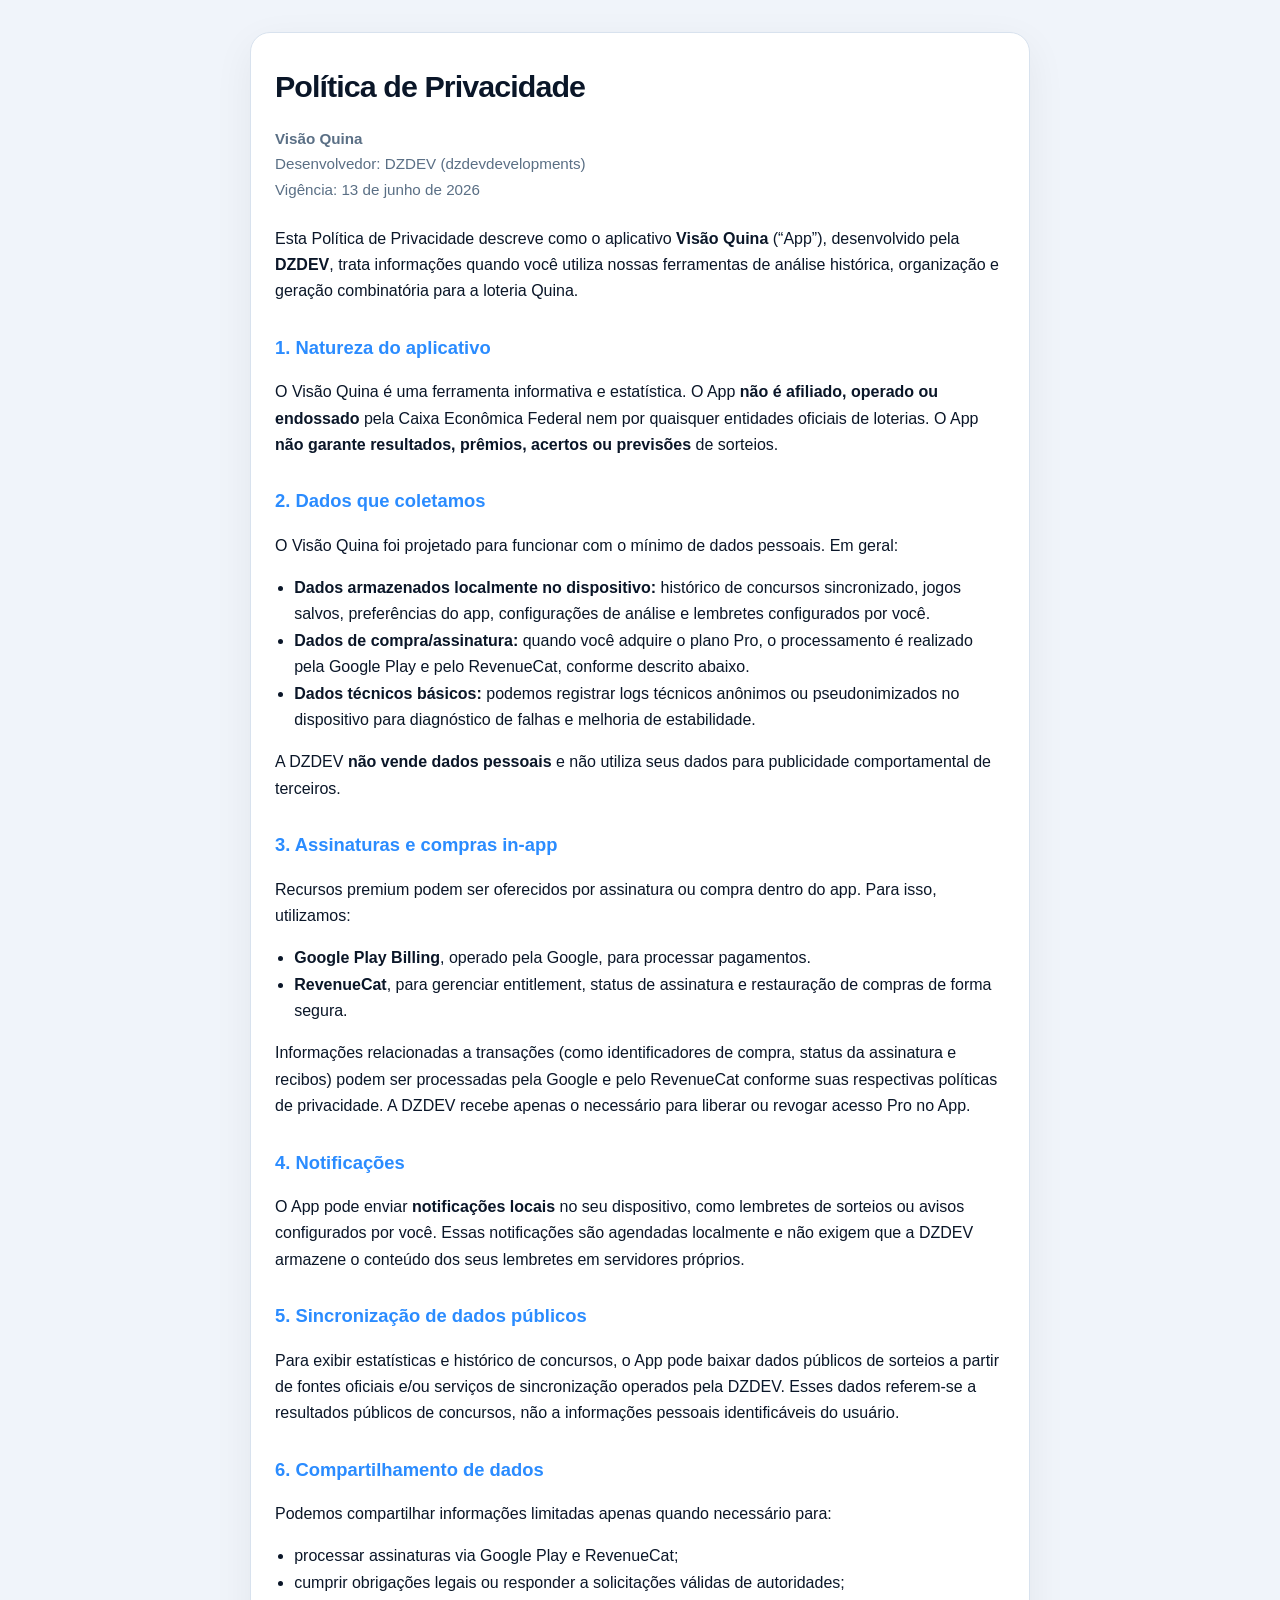
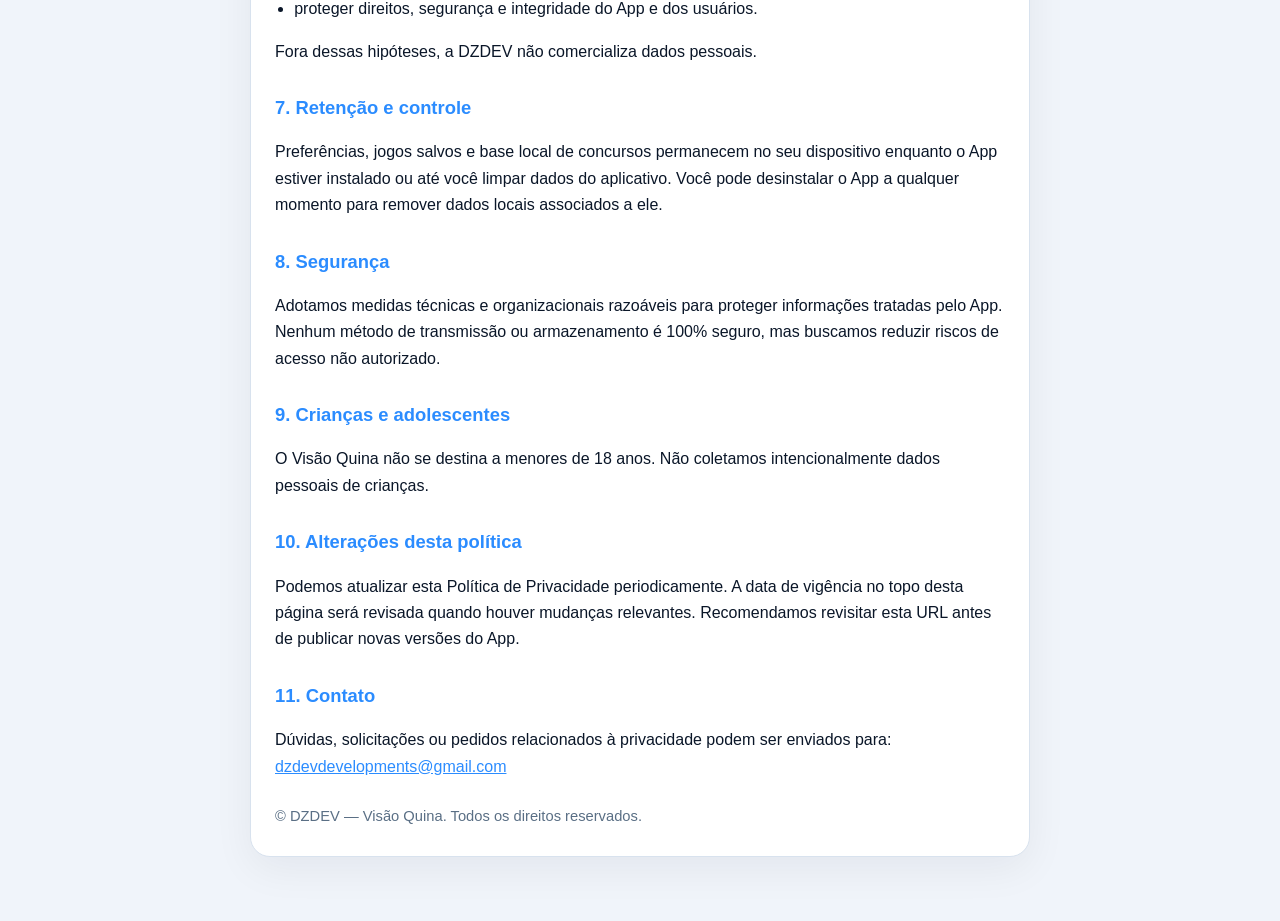
<file: visao-quina/privacy-policy.html>
<!DOCTYPE html>
<html lang="pt-BR">
<head>
  <meta charset="utf-8">
  <meta name="viewport" content="width=device-width, initial-scale=1">
  <title>Política de Privacidade — Visão Quina</title>
  <meta name="description" content="Política de Privacidade do aplicativo Visão Quina, desenvolvido pela DZDEV.">
  <style>
    :root {
      color-scheme: light dark;
      --bg: #f0f4fa;
      --card: #ffffff;
      --text: #0a1628;
      --muted: #5a6f85;
      --accent: #2b8cff;
      --border: #d8e2ee;
    }
    @media (prefers-color-scheme: dark) {
      :root {
        --bg: #071527;
        --card: #0e2a46;
        --text: #f5f8ff;
        --muted: #b8c7da;
        --border: rgba(255, 255, 255, 0.12);
      }
    }
    * { box-sizing: border-box; }
    body {
      margin: 0;
      font-family: Inter, Segoe UI, Roboto, Helvetica, Arial, sans-serif;
      background: var(--bg);
      color: var(--text);
      line-height: 1.65;
    }
    main {
      max-width: 820px;
      margin: 0 auto;
      padding: 32px 20px 64px;
    }
    .card {
      background: var(--card);
      border: 1px solid var(--border);
      border-radius: 20px;
      padding: 28px 24px;
      box-shadow: 0 12px 40px rgba(10, 22, 40, 0.06);
    }
    h1 {
      margin: 0 0 8px;
      font-size: 1.9rem;
      letter-spacing: -0.03em;
    }
    .meta {
      color: var(--muted);
      font-size: 0.95rem;
      margin-bottom: 24px;
    }
    h2 {
      margin: 28px 0 10px;
      font-size: 1.15rem;
      color: var(--accent);
    }
    p, li { color: var(--text); }
    ul { padding-left: 1.2rem; }
    a { color: var(--accent); }
    footer {
      margin-top: 24px;
      color: var(--muted);
      font-size: 0.92rem;
    }
  </style>
</head>
<body>
  <main>
    <article class="card">
      <h1>Política de Privacidade</h1>
      <p class="meta">
        <strong>Visão Quina</strong><br>
        Desenvolvedor: DZDEV (dzdevdevelopments)<br>
        Vigência: 13 de junho de 2026
      </p>

      <p>
        Esta Política de Privacidade descreve como o aplicativo <strong>Visão Quina</strong>
        (“App”), desenvolvido pela <strong>DZDEV</strong>, trata informações quando você utiliza
        nossas ferramentas de análise histórica, organização e geração combinatória para a
        loteria Quina.
      </p>

      <h2>1. Natureza do aplicativo</h2>
      <p>
        O Visão Quina é uma ferramenta informativa e estatística. O App <strong>não é afiliado,
        operado ou endossado</strong> pela Caixa Econômica Federal nem por quaisquer entidades
        oficiais de loterias. O App <strong>não garante resultados, prêmios, acertos ou
        previsões</strong> de sorteios.
      </p>

      <h2>2. Dados que coletamos</h2>
      <p>O Visão Quina foi projetado para funcionar com o mínimo de dados pessoais. Em geral:</p>
      <ul>
        <li>
          <strong>Dados armazenados localmente no dispositivo:</strong> histórico de concursos
          sincronizado, jogos salvos, preferências do app, configurações de análise e lembretes
          configurados por você.
        </li>
        <li>
          <strong>Dados de compra/assinatura:</strong> quando você adquire o plano Pro, o
          processamento é realizado pela Google Play e pelo RevenueCat, conforme descrito abaixo.
        </li>
        <li>
          <strong>Dados técnicos básicos:</strong> podemos registrar logs técnicos anônimos ou
          pseudonimizados no dispositivo para diagnóstico de falhas e melhoria de estabilidade.
        </li>
      </ul>
      <p>
        A DZDEV <strong>não vende dados pessoais</strong> e não utiliza seus dados para
        publicidade comportamental de terceiros.
      </p>

      <h2>3. Assinaturas e compras in-app</h2>
      <p>
        Recursos premium podem ser oferecidos por assinatura ou compra dentro do app. Para isso,
        utilizamos:
      </p>
      <ul>
        <li><strong>Google Play Billing</strong>, operado pela Google, para processar pagamentos.</li>
        <li>
          <strong>RevenueCat</strong>, para gerenciar entitlement, status de assinatura e
          restauração de compras de forma segura.
        </li>
      </ul>
      <p>
        Informações relacionadas a transações (como identificadores de compra, status da
        assinatura e recibos) podem ser processadas pela Google e pelo RevenueCat conforme
        suas respectivas políticas de privacidade. A DZDEV recebe apenas o necessário para
        liberar ou revogar acesso Pro no App.
      </p>

      <h2>4. Notificações</h2>
      <p>
        O App pode enviar <strong>notificações locais</strong> no seu dispositivo, como lembretes
        de sorteios ou avisos configurados por você. Essas notificações são agendadas localmente
        e não exigem que a DZDEV armazene o conteúdo dos seus lembretes em servidores próprios.
      </p>

      <h2>5. Sincronização de dados públicos</h2>
      <p>
        Para exibir estatísticas e histórico de concursos, o App pode baixar dados públicos de
        sorteios a partir de fontes oficiais e/ou serviços de sincronização operados pela DZDEV.
        Esses dados referem-se a resultados públicos de concursos, não a informações pessoais
        identificáveis do usuário.
      </p>

      <h2>6. Compartilhamento de dados</h2>
      <p>Podemos compartilhar informações limitadas apenas quando necessário para:</p>
      <ul>
        <li>processar assinaturas via Google Play e RevenueCat;</li>
        <li>cumprir obrigações legais ou responder a solicitações válidas de autoridades;</li>
        <li>proteger direitos, segurança e integridade do App e dos usuários.</li>
      </ul>
      <p>Fora dessas hipóteses, a DZDEV não comercializa dados pessoais.</p>

      <h2>7. Retenção e controle</h2>
      <p>
        Preferências, jogos salvos e base local de concursos permanecem no seu dispositivo
        enquanto o App estiver instalado ou até você limpar dados do aplicativo. Você pode
        desinstalar o App a qualquer momento para remover dados locais associados a ele.
      </p>

      <h2>8. Segurança</h2>
      <p>
        Adotamos medidas técnicas e organizacionais razoáveis para proteger informações tratadas
        pelo App. Nenhum método de transmissão ou armazenamento é 100% seguro, mas buscamos
        reduzir riscos de acesso não autorizado.
      </p>

      <h2>9. Crianças e adolescentes</h2>
      <p>
        O Visão Quina não se destina a menores de 18 anos. Não coletamos intencionalmente dados
        pessoais de crianças.
      </p>

      <h2>10. Alterações desta política</h2>
      <p>
        Podemos atualizar esta Política de Privacidade periodicamente. A data de vigência no topo
        desta página será revisada quando houver mudanças relevantes. Recomendamos revisitar esta
        URL antes de publicar novas versões do App.
      </p>

      <h2>11. Contato</h2>
      <p>
        Dúvidas, solicitações ou pedidos relacionados à privacidade podem ser enviados para:
        <a href="mailto:dzdevdevelopments@gmail.com?subject=Privacidade%20-%20Vis%C3%A3o%20Quina">dzdevdevelopments@gmail.com</a>
      </p>

      <footer>
        © DZDEV — Visão Quina. Todos os direitos reservados.
      </footer>
    </article>
  </main>
</body>
</html>
</file>
<file: 10dobra-loterias/styles.css>
:root {
  color-scheme: light;
  --bg: #f6f4ef;
  --surface: #ffffff;
  --text: #1a1f2e;
  --muted: #5c6475;
  --accent: #2f3d6b;
  --border: #ddd6c8;
  --rule: #cfc6b4;
}

* {
  box-sizing: border-box;
}

html {
  scroll-behavior: smooth;
}

body {
  margin: 0;
  font-family: Georgia, "Times New Roman", Times, serif;
  background:
    radial-gradient(ellipse at top left, rgba(47, 61, 107, 0.06), transparent 45%),
    linear-gradient(180deg, #f6f4ef 0%, #efece4 100%);
  color: var(--text);
  line-height: 1.7;
}

main {
  max-width: 720px;
  margin: 0 auto;
  padding: 2rem 1.25rem 4rem;
}

.page {
  background: var(--surface);
  border: 1px solid var(--border);
  border-radius: 4px;
  padding: 2rem 1.5rem 2.5rem;
  box-shadow: 0 1px 0 rgba(26, 31, 46, 0.04);
}

header {
  border-bottom: 1px solid var(--rule);
  padding-bottom: 1.25rem;
  margin-bottom: 1.75rem;
}

.brand {
  margin: 0 0 0.35rem;
  font-family: "Segoe UI", Tahoma, sans-serif;
  font-size: 0.8rem;
  letter-spacing: 0.08em;
  text-transform: uppercase;
  color: var(--accent);
  font-weight: 700;
}

h1 {
  margin: 0 0 0.75rem;
  font-family: "Segoe UI", Tahoma, sans-serif;
  font-size: clamp(1.55rem, 4vw, 1.9rem);
  line-height: 1.25;
  letter-spacing: -0.02em;
  font-weight: 700;
}

.meta {
  margin: 0;
  font-family: "Segoe UI", Tahoma, sans-serif;
  font-size: 0.92rem;
  color: var(--muted);
}

.meta strong {
  color: var(--text);
  font-weight: 600;
}

h2 {
  margin: 2rem 0 0.65rem;
  font-family: "Segoe UI", Tahoma, sans-serif;
  font-size: 1.1rem;
  line-height: 1.35;
  color: var(--accent);
  font-weight: 700;
}

p,
li {
  font-size: 1.02rem;
}

ul {
  padding-left: 1.25rem;
  margin: 0.5rem 0 1rem;
}

li + li {
  margin-top: 0.35rem;
}

a {
  color: var(--accent);
  text-underline-offset: 2px;
}

a:hover,
a:focus-visible {
  text-decoration-thickness: 2px;
}

.note {
  margin-top: 1.5rem;
  padding-top: 1rem;
  border-top: 1px solid var(--rule);
  font-family: "Segoe UI", Tahoma, sans-serif;
  font-size: 0.9rem;
  color: var(--muted);
}

.hub-list {
  list-style: none;
  padding: 0;
  margin: 1.25rem 0 0;
}

.hub-list li {
  margin: 0 0 0.75rem;
  font-family: "Segoe UI", Tahoma, sans-serif;
}

.hub-list a {
  display: inline-block;
  padding: 0.55rem 0;
  font-weight: 600;
  text-decoration: none;
  border-bottom: 1px solid var(--border);
}

.hub-list a:hover,
.hub-list a:focus-visible {
  border-bottom-color: var(--accent);
}

@media (max-width: 560px) {
  main {
    padding: 1.25rem 0.9rem 3rem;
  }

  .page {
    padding: 1.4rem 1.1rem 2rem;
  }
}
</file>
